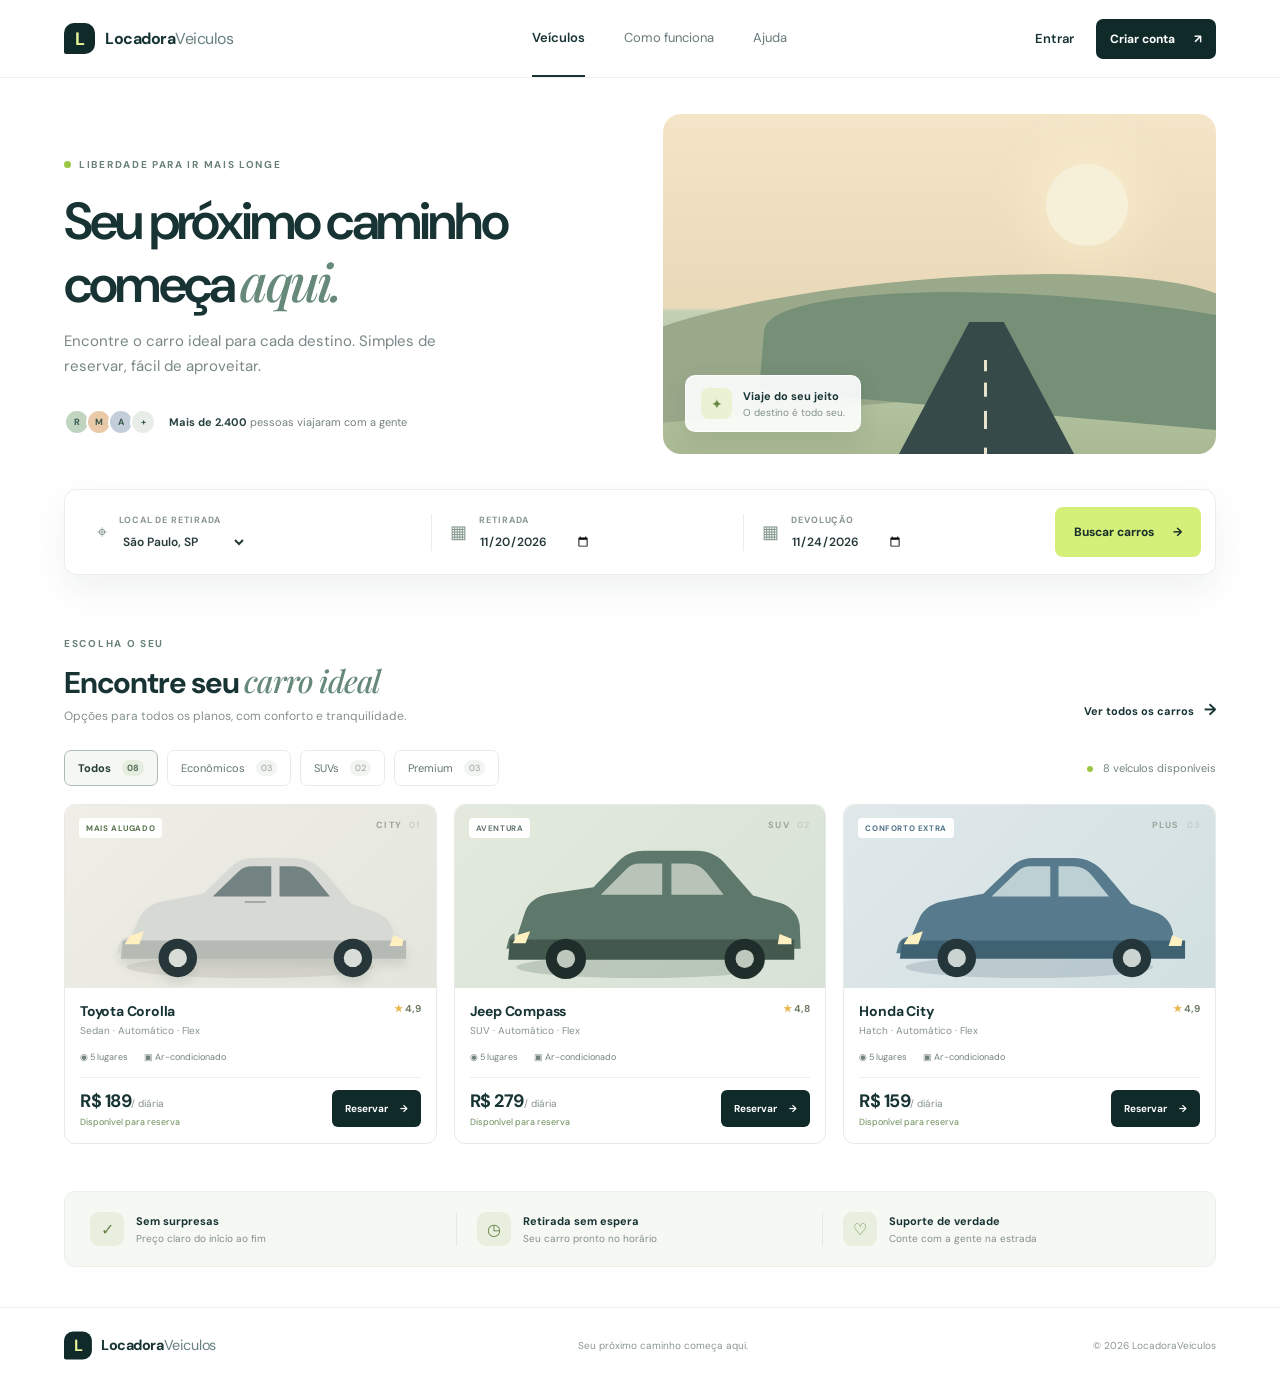
<file: index.html>
<!doctype html>
<html lang="pt-BR" class="ph-loading">
<head>
  <meta charset="utf-8">
  <meta name="viewport" content="width=device-width, initial-scale=1">
  <meta name="theme-color" content="#102a2a">
  <title>LocadoraVeiculos — encontre seu próximo caminho!</title>
  
  <!-- Anti-flicker Style (Oculta suavemente seções do teste até a Feature Flag resolver) -->
  <style id="ph-anti-flicker">
    .ph-loading .hero-art,
    .ph-loading .hero-offer-card,
    .ph-loading .car-grid {
      opacity: 0 !important;
      transition: opacity 0.18s ease-in-out;
    }
  </style>

  <!-- PostHog JavaScript SDK Snippet -->
  <script>
    !function(t,e){var o,n,p,r;e.__SV||(window.posthog=e,e._i=[],e.init=function(i,s,a){function g(t,e){var o=e.split(".");2==o.length&&(t=t[o[0]],e=o[1]),t[e]=function(){t.push([e].concat(Array.prototype.slice.call(arguments,0)))}}(p=t.createElement("script")).type="text/javascript",p.crossOrigin="anonymous",p.async=!0,p.src=s.api_host.replace(".i.posthog.com","-assets.i.posthog.com")+"/static/array.js",(r=t.getElementsByTagName("script")[0]).parentNode.insertBefore(p,r);var u=e;for(void 0!==a?u=e[a]=[]:a="posthog",u.people=u.people||[],u.toString=function(t){var e="posthog";return"posthog"!==a&&(e+="."+a),t||(e+=" (stub)"),e},u.people.toString=function(){return u.toString(1)+".people (stub)"},o="init capture register register_once register_for_session unregister unregister_for_session getFeatureFlag getFeatureFlagPayload isFeatureEnabled reloadFeatureFlags updateEarlyAccessFeatureEnrollment getEarlyAccessFeatures onFeatureFlags onSessionId getSurveys getActiveMatchingSurveys renderSurvey canRenderSurvey getNextSurveyStep identify setPersonProperties group resetGroups setPersonPropertiesForFlags resetPersonPropertiesForFlags setGroupPropertiesForFlags resetGroupPropertiesForFlags reset get_distinct_id getGroups get_session_id get_session_replay_url alias set_config startSessionRecording stopSessionRecording sessionRecordingStarted captureException loadToolbar get_property getSessionProperty createPersonProfile optInCapturing optOutCapturing hasOptedInCapturing hasOptedOutCapturing clearOptInOptOutCapturing debug".split(" "),n=0;n<o.length;n++)g(u,o[n]);e._i.push([i,s,a])},e.__SV=1)}(document,window.posthog||[]);

    // Inicialização do PostHog (substitua com sua API Key e Host do PostHog)
    posthog.init('phc_xxom6ijVBPrPuVhrGjQCu9TdzwvXJ2KBMQUUKv4Rk8qe', {
      api_host: 'https://us.i.posthog.com', // Altere para https://eu.i.posthog.com se seu projeto estiver na UE
      person_profiles: 'identified_only'
    });
  </script>

  <!-- Microsoft Clarity (mapa de calor / gravações) -->
  <script type="text/javascript">
    (function(c,l,a,r,i,t,y){
      c[a]=c[a]||function(){(c[a].q=c[a].q||[]).push(arguments)};
      t=l.createElement(r);t.async=1;t.src="https://www.clarity.ms/tag/"+i;
      y=l.getElementsByTagName(r)[0];y.parentNode.insertBefore(t,y);
    })(window, document, "clarity", "script", "zf6dlxsehb");
  </script>

  <link rel="stylesheet" href="styles.css">
</head>
<body>
  <header class="site-header">
    <a class="brand" href="index.html" aria-label="LocadoraVeiculos, página inicial"><span class="brand-mark">L</span><span>Locadora<span class="brand-light">Veiculos</span></span></a>
    <nav class="main-nav" aria-label="Navegação principal"><a class="active" href="index.html">Veículos</a><a href="#como-funciona">Como funciona</a><a href="#ajuda">Ajuda</a></nav>
    <div class="header-actions"><a class="login-link" href="cadastro.html">Entrar</a><a class="button button-dark button-small" href="cadastro.html">Criar conta <span aria-hidden="true">↗</span></a></div>
  </header>

  <main>
    <section class="hero">
      <div class="hero-copy">
        <div class="eyebrow"><span class="eyebrow-dot"></span> LIBERDADE PARA IR MAIS LONGE</div>
        <h1>Seu próximo caminho<br>começa <em>aqui.</em></h1>
        <p>Encontre o carro ideal para cada destino. Simples de reservar, fácil de aproveitar.</p>
        <div class="trust-row"><div class="avatar-stack"><span>R</span><span>M</span><span>A</span><span>+</span></div><span><strong>Mais de 2.400</strong> pessoas viajaram com a gente</span></div>
      </div>

      <!-- Hero Art: Variante A - Controle (Original com estrada decorativa) -->
      <div class="hero-art" id="hero-art-control" aria-label="Ilustração de uma estrada ao pôr do sol">
        <div class="sun"></div><div class="hill hill-back"></div><div class="hill hill-front"></div><div class="road"><span class="road-line"></span></div>
        <div class="hero-note"><span class="note-icon">✦</span><div><strong>Viaje do seu jeito</strong><small>O destino é todo seu.</small></div></div>
      </div>

      <!-- Hero Banner: Variante B - Otimizada CRO (Destaque Alta Margem: SUVs e Premium) -->
      <div class="hero-offer-card" id="hero-offer-test" aria-label="Destaque de veículos SUV e Premium" style="display: none;">
        <div class="offer-top-badge">
          <span class="badge-pill"><span class="badge-spark">✦</span> DESTAQUE PREMIUM</span>
          <span class="offer-subtitle">Categoria Especial</span>
        </div>
        <div class="offer-body">
          <h2 class="offer-heading">Conforto máximo para <em>sua viagem.</em></h2>
          <p class="offer-copy">Eleve sua experiência na estrada com espaço extra, potência e comodidade de primeira classe.</p>
          <ul class="offer-perks">
            <li><span class="perk-icon">✓</span> <span>KM Livre</span></li>
            <li><span class="perk-icon">✓</span> <span>Proteção Essencial Inclusa</span></li>
            <li><span class="perk-icon">✓</span> <span>Cancelamento Grátis</span></li>
          </ul>
        </div>
        <div class="offer-footer">
          <a class="button button-accent hero-offer-cta" id="hero-cta-ab" href="#veiculos">Explorar SUVs e Premium <span aria-hidden="true">→</span></a>
        </div>
      </div>

      <form class="search-panel" action="#veiculos">
        <label class="search-field"><span class="field-icon">⌖</span><span><small>LOCAL DE RETIRADA</small><select aria-label="Local de retirada"><option>São Paulo, SP</option><option>Rio de Janeiro, RJ</option><option>Belo Horizonte, MG</option></select></span></label>
        <label class="search-field"><span class="field-icon">▦</span><span><small>RETIRADA</small><input aria-label="Data de retirada" type="date" value="2026-11-20"></span></label>
        <label class="search-field"><span class="field-icon">▦</span><span><small>DEVOLUÇÃO</small><input aria-label="Data de devolução" type="date" value="2026-11-24"></span></label>
        <a class="button button-accent search-button" href="#veiculos">Buscar carros <span aria-hidden="true">→</span></a>
      </form>
    </section>

    <section class="fleet-section" id="veiculos">
      <div class="section-heading"><div><div class="eyebrow">ESCOLHA O SEU</div><h2>Encontre seu <em>carro ideal</em></h2><p>Opções para todos os planos, com conforto e tranquilidade.</p></div><a href="#veiculos" class="text-link">Ver todos os carros <span>→</span></a></div>
      <div class="filter-row"><button class="filter active">Todos <span>08</span></button><button class="filter">Econômicos <span>03</span></button><button class="filter">SUVs <span>02</span></button><button class="filter">Premium <span>03</span></button><span class="availability"><span class="status-dot"></span> 8 veículos disponíveis</span></div>
      
      <div class="car-grid">
        <!-- Card 1: Toyota Corolla (Econômico / Sedan) -->
        <article class="car-card" data-category="Economico" data-model="Toyota Corolla">
          <div class="car-visual visual-sand">
            <span class="car-tag tag-control">MAIS ALUGADO</span>
            <span class="visual-label">CITY <b>01</b></span>
            <svg class="car-art car-silver" viewBox="0 0 380 150" role="img" aria-label="Ilustração de um sedan compacto prata"><ellipse cx="190" cy="128" rx="135" ry="12" fill="#9a988e" opacity=".22"/><path d="M57 103l12-28c5-11 15-17 28-19l42-8 30-29c7-7 15-10 25-10h43c15 0 26 6 36 18l27 32 26 9c12 4 19 13 20 25l2 20H45l2-8c1-5 5-9 10-10z" fill="#d6d9d4"/><path d="M149 51l28-27c4-4 9-6 15-6h21v33zm73 0V18h15c10 0 17 4 23 12l17 21z" fill="#738382"/><path d="M51 99h309v20H49z" fill="#b5bab5"/><circle cx="111" cy="118" r="21" fill="#273638"/><circle cx="111" cy="118" r="10" fill="#d9ddd7"/><circle cx="302" cy="118" r="21" fill="#273638"/><circle cx="302" cy="118" r="10" fill="#d9ddd7"/><path d="M59 94l15-5-5 14H53zm287-1 11 5-1 7h-14z" fill="#fff0c2"/><path d="M184 57h23" stroke="#a0a6a1" stroke-width="2"/></svg>
          </div>
          <div class="car-info">
            <div class="car-title"><div><h3>Toyota Corolla</h3><p>Sedan · Automático · Flex</p></div><span class="rating">★ 4,9</span></div>
            <div class="car-meta"><span>◉ 5 lugares</span><span>▣ Ar-condicionado</span></div>
            <div class="car-footer"><div><strong>R$ 189</strong><small>/ diária</small><div class="availability-text">Disponível para reserva</div></div><a class="button button-dark reserve-button" href="checkout.html">Reservar <span>→</span></a></div>
          </div>
        </article>

        <!-- Card 2: Jeep Compass (SUV - Alta Margem) -->
        <article class="car-card" data-category="SUV" data-model="Jeep Compass">
          <div class="car-visual visual-green">
            <span class="car-tag tag-control tag-muted">AVENTURA</span>
            <span class="car-tag tag-test tag-recommend" style="display: none;">MAIS RECOMENDADO</span>
            <span class="visual-label">SUV <b>02</b></span>
            <svg class="car-art" viewBox="0 0 380 150" role="img" aria-label="Ilustração de um SUV verde"><ellipse cx="190" cy="128" rx="135" ry="12" fill="#536d60" opacity=".25"/><path d="M53 103l11-34c4-12 14-19 27-21l48-7 29-30c7-7 16-10 27-10h56c15 0 26 6 35 18l27 31 30 8c12 4 20 13 21 25l1 25H44l2-8c1-5 3-8 7-9z" fill="#5e796b"/><path d="M147 49l28-28c4-4 9-6 15-6h24v34zm77 0V15h17c10 0 17 4 23 12l17 22z" fill="#b8c4b8"/><path d="M48 98h310v22H46z" fill="#43594e"/><circle cx="109" cy="119" r="22" fill="#202e2b"/><circle cx="109" cy="119" r="10" fill="#bfc8bc"/><circle cx="304" cy="119" r="22" fill="#202e2b"/><circle cx="304" cy="119" r="10" fill="#bfc8bc"/><path d="M56 93l14-4-5 13H51zm286-1 13 5v6h-15z" fill="#fff0c2"/></svg>
          </div>
          <div class="car-info">
            <div class="car-title"><div><h3>Jeep Compass</h3><p>SUV · Automático · Flex</p></div><span class="rating">★ 4,8</span></div>
            <div class="car-meta"><span>◉ 5 lugares</span><span>▣ Ar-condicionado</span></div>
            <div class="car-perk-line" style="display: none;"><span class="perk-check">✓</span> Seguro básico + KM livre inclusos</div>
            <div class="car-footer"><div><strong>R$ 279</strong><small>/ diária</small><div class="availability-text">Disponível para reserva</div></div><a class="button button-dark reserve-button" href="checkout.html">Reservar <span>→</span></a></div>
          </div>
        </article>

        <!-- Card 3: Honda City (Premium / Plus 03 - Alta Margem) -->
        <article class="car-card" data-category="Premium" data-model="Honda City">
          <div class="car-visual visual-blue">
            <span class="car-tag tag-control tag-premium">CONFORTO EXTRA</span>
            <span class="car-tag tag-test tag-rating" style="display: none;">MELHOR AVALIADO (4.9★)</span>
            <span class="visual-label">PLUS <b>03</b></span>
            <svg class="car-art" viewBox="0 0 380 150" role="img" aria-label="Ilustração de um hatch azul"><ellipse cx="190" cy="128" rx="135" ry="12" fill="#456779" opacity=".2"/><path d="M58 103l12-28c5-11 15-17 28-19l42-8 30-29c7-7 15-10 25-10h43c15 0 26 6 36 18l27 32 26 9c12 4 19 13 20 25l2 20H45l2-8c1-5 5-9 11-10z" fill="#577b8c"/><path d="M149 51l28-27c4-4 9-6 15-6h21v33zm73 0V18h15c10 0 17 4 23 12l17 21z" fill="#bdd0d4"/><path d="M51 99h309v20H49z" fill="#3f6273"/><circle cx="111" cy="118" r="21" fill="#25363b"/><circle cx="111" cy="118" r="10" fill="#cbd4d1"/><circle cx="302" cy="118" r="21" fill="#25363b"/><circle cx="302" cy="118" r="10" fill="#cbd4d1"/><path d="M59 94l15-5-5 14H53zm287-1 11 5-1 7h-14z" fill="#fff0c2"/></svg>
          </div>
          <div class="car-info">
            <div class="car-title"><div><h3>Honda City</h3><p>Hatch · Automático · Flex</p></div><span class="rating">★ 4,9</span></div>
            <div class="car-meta"><span>◉ 5 lugares</span><span>▣ Ar-condicionado</span></div>
            <div class="car-perk-line" style="display: none;"><span class="perk-check">✓</span> Seguro básico + KM livre inclusos</div>
            <div class="car-footer"><div><strong>R$ 159</strong><small>/ diária</small><div class="availability-text">Disponível para reserva</div></div><a class="button button-dark reserve-button" href="checkout.html">Reservar <span>→</span></a></div>
          </div>
        </article>
      </div>
    </section>

    <section class="benefit-strip" id="como-funciona"><div><span class="benefit-icon">✓</span><div><strong>Sem surpresas</strong><small>Preço claro do início ao fim</small></div></div><div><span class="benefit-icon">◷</span><div><strong>Retirada sem espera</strong><small>Seu carro pronto no horário</small></div></div><div><span class="benefit-icon">♡</span><div><strong>Suporte de verdade</strong><small>Conte com a gente na estrada</small></div></div></section>
  </main>
  
  <footer id="ajuda"><a class="brand footer-brand" href="index.html"><span class="brand-mark">L</span><span>Locadora<span class="brand-light">Veiculos</span></span></a><span>Seu próximo caminho começa aqui.</span><span>© 2026 LocadoraVeiculos</span></footer>

  <!-- Script de Experimentação A/B e Tracking -->
  <script src="script.js"></script>
</body>
</html>
</file>
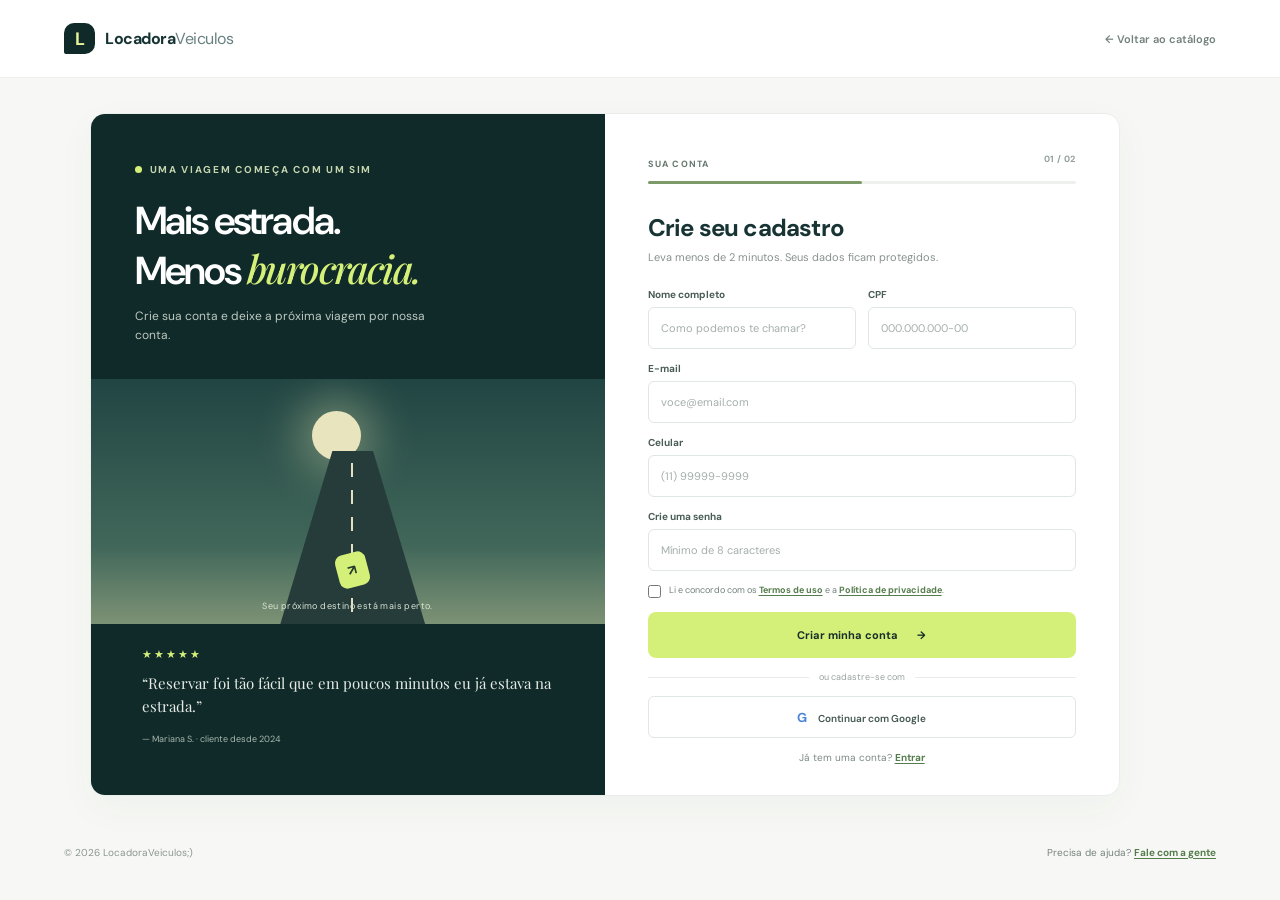
<file: cadastro.html>
<!doctype html>
<html lang="pt-BR">
<head>
  <meta charset="utf-8"><meta name="viewport" content="width=device-width, initial-scale=1"><meta name="theme-color" content="#102a2a">
  <title>Criar conta — LocadoraVeiculos</title><link rel="stylesheet" href="styles.css">
</head>
<body class="auth-page">
  <header class="site-header auth-header"><a class="brand" href="index.html"><span class="brand-mark">L</span><span>Locadora<span class="brand-light">Veiculos</span></span></a><a class="back-link" href="index.html">← Voltar ao catálogo</a></header>
  <main class="auth-layout">
    <section class="auth-aside"><div class="eyebrow"><span class="eyebrow-dot"></span> UMA VIAGEM COMEÇA COM UM SIM</div><h1>Mais estrada.<br>Menos <em>burocracia.</em></h1><p>Crie sua conta e deixe a próxima viagem por nossa conta.</p><div class="aside-route"><div class="route-sun"></div><div class="route-road"></div><div class="route-car">↗</div><div class="route-caption">Seu próximo destino está mais perto.</div></div><div class="aside-quote"><span>★★★★★</span><p>“Reservar foi tão fácil que em poucos minutos eu já estava na estrada.”</p><small>— Mariana S. · cliente desde 2024</small></div></section>
    <section class="form-panel"><div class="form-top"><span class="step-label">SUA CONTA <span>01 / 02</span></span><div class="step-track"><span></span></div></div><h2>Crie seu cadastro</h2><p class="form-subtitle">Leva menos de 2 minutos. Seus dados ficam protegidos.</p>
      <form class="account-form" action="checkout.html"><div class="input-row"><label>Nome completo<input type="text" placeholder="Como podemos te chamar?" required></label><label>CPF<input type="text" placeholder="000.000.000-00" required></label></div><label>E-mail<input type="email" placeholder="voce@email.com" required></label><label>Celular<input type="tel" placeholder="(11) 99999-9999" required></label><label>Crie uma senha<input type="password" placeholder="Mínimo de 8 caracteres" minlength="8" required></label><label class="check-line"><input type="checkbox" required><span>Li e concordo com os <a href="#termos">Termos de uso</a> e a <a href="#privacidade">Política de privacidade</a>.</span></label><button class="button button-accent form-submit" type="submit">Criar minha conta <span>→</span></button><div class="or-divider"><span></span>ou cadastre-se com<span></span></div><button class="social-button" type="button"><b>G</b> Continuar com Google</button><p class="signin-prompt">Já tem uma conta? <a href="#entrar">Entrar</a></p></form>
    </section>
  </main>
  <footer class="auth-footer"><span>© 2026 LocadoraVeiculos;)</span><span>Precisa de ajuda? <a href="index.html#ajuda">Fale com a gente</a></span></footer>
</body>
</html>
</file>
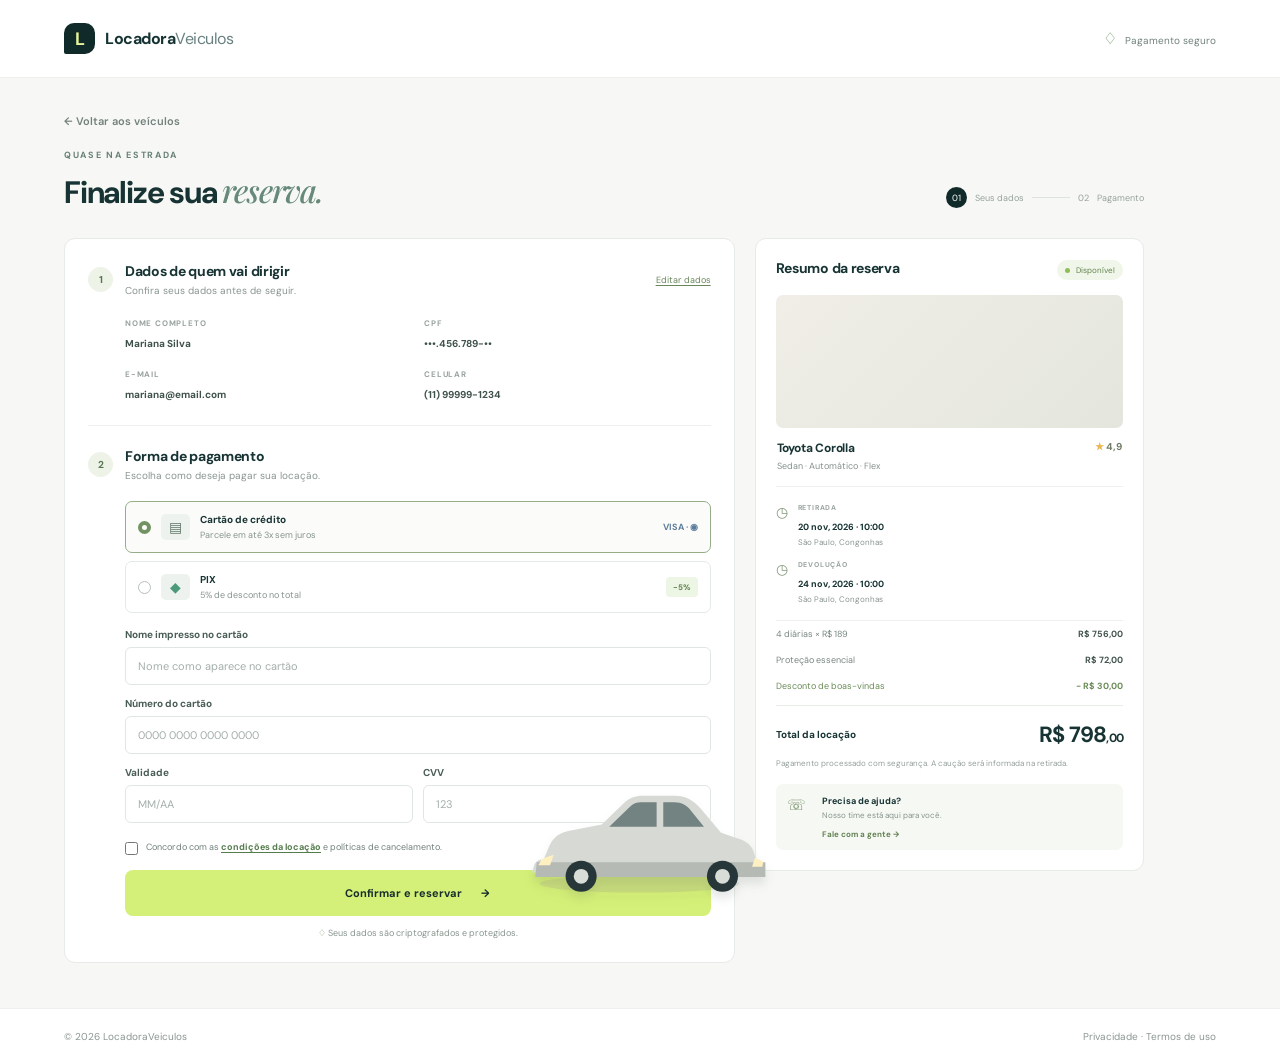
<file: checkout.html>
<!doctype html>
<html lang="pt-BR">
<head>
  <meta charset="utf-8"><meta name="viewport" content="width=device-width, initial-scale=1"><meta name="theme-color" content="#102a2a">
  <title>Checkout da locação — LocadoraVeiculos</title><link rel="stylesheet" href="styles.css">
</head>
<body class="checkout-page">
  <header class="site-header checkout-header"><a class="brand" href="index.html"><span class="brand-mark">L</span><span>Locadora<span class="brand-light">Veiculos</span></span></a><div class="secure-label"><span>♢</span> Pagamento seguro</div></header>
  <main class="checkout-wrap"><a class="back-link" href="index.html">← Voltar aos veículos</a><div class="checkout-title"><div><div class="eyebrow">QUASE NA ESTRADA</div><h1>Finalize sua <em>reserva.</em></h1></div><div class="progress-label"><span class="progress-current">01</span> Seus dados <i></i><span>02</span> Pagamento</div></div>
    <div class="checkout-grid"><section class="checkout-form-card"><div class="checkout-section-head"><span class="number-badge">1</span><div><h2>Dados de quem vai dirigir</h2><p>Confira seus dados antes de seguir.</p></div><a href="cadastro.html">Editar dados</a></div><div class="driver-data"><div><small>NOME COMPLETO</small><strong>Mariana Silva</strong></div><div><small>CPF</small><strong>•••.456.789-••</strong></div><div><small>E-MAIL</small><strong>mariana@email.com</strong></div><div><small>CELULAR</small><strong>(11) 99999-1234</strong></div></div><div class="checkout-divider"></div><div class="checkout-section-head"><span class="number-badge">2</span><div><h2>Forma de pagamento</h2><p>Escolha como deseja pagar sua locação.</p></div></div><div class="payment-options"><label class="payment-option selected"><input type="radio" name="pagamento" checked><span class="payment-radio"></span><span class="payment-icon">▤</span><span class="payment-copy"><strong>Cartão de crédito</strong><small>Parcele em até 3x sem juros</small></span><span class="card-brands">VISA · ◉</span></label><label class="payment-option"><input type="radio" name="pagamento"><span class="payment-radio"></span><span class="payment-icon pix-icon">◆</span><span class="payment-copy"><strong>PIX</strong><small>5% de desconto no total</small></span><span class="pix-badge">−5%</span></label></div><div class="card-fields"><label>Nome impresso no cartão<input type="text" placeholder="Nome como aparece no cartão"></label><label>Número do cartão<input type="text" placeholder="0000 0000 0000 0000"></label><div class="input-row"><label>Validade<input type="text" placeholder="MM/AA"></label><label>CVV<input type="text" placeholder="123"></label></div></div><label class="check-line terms-check"><input type="checkbox" required><span>Concordo com as <a href="#condicoes">condições da locação</a> e políticas de cancelamento.</span></label><button class="button button-accent form-submit" type="button">Confirmar e reservar <span>→</span></button><div class="secure-note"><span>♢</span> Seus dados são criptografados e protegidos.</div></section>
      <aside class="summary-card"><div class="summary-head"><h2>Resumo da reserva</h2><span class="status-pill"><span></span> Disponível</span></div><div class="summary-car visual-sand"><span class="visual-label">CITY <b>01</b></span><svg class="car-art car-silver" viewBox="0 0 380 150" role="img" aria-label="Ilustração de um sedan compacto prata"><ellipse cx="190" cy="128" rx="135" ry="12" fill="#9a988e" opacity=".22"/><path d="M57 103l12-28c5-11 15-17 28-19l42-8 30-29c7-7 15-10 25-10h43c15 0 26 6 36 18l27 32 26 9c12 4 19 13 20 25l2 20H45l2-8c1-5 5-9 10-10z" fill="#d6d9d4"/><path d="M149 51l28-27c4-4 9-6 15-6h21v33zm73 0V18h15c10 0 17 4 23 12l17 21z" fill="#738382"/><path d="M51 99h309v20H49z" fill="#b5bab5"/><circle cx="111" cy="118" r="21" fill="#273638"/><circle cx="111" cy="118" r="10" fill="#d9ddd7"/><circle cx="302" cy="118" r="21" fill="#273638"/><circle cx="302" cy="118" r="10" fill="#d9ddd7"/><path d="M59 94l15-5-5 14H53zm287-1 11 5-1 7h-14z" fill="#fff0c2"/></svg></div><div class="summary-car-name"><div><h3>Toyota Corolla</h3><p>Sedan · Automático · Flex</p></div><span class="rating">★ 4,9</span></div><div class="summary-details"><div><span>◷</span><div><small>RETIRADA</small><strong>20 nov, 2026 · 10:00</strong><p>São Paulo, Congonhas</p></div></div><div><span>◷</span><div><small>DEVOLUÇÃO</small><strong>24 nov, 2026 · 10:00</strong><p>São Paulo, Congonhas</p></div></div></div><div class="summary-line"><span>4 diárias × R$ 189</span><strong>R$ 756,00</strong></div><div class="summary-line"><span>Proteção essencial</span><strong>R$ 72,00</strong></div><div class="summary-line discount-line"><span>Desconto de boas-vindas</span><strong>− R$ 30,00</strong></div><div class="summary-total"><span>Total da locação</span><strong>R$ 798<small>,00</small></strong></div><p class="summary-footnote">Pagamento processado com segurança. A caução será informada na retirada.</p><div class="help-box"><span>☏</span><div><strong>Precisa de ajuda?</strong><small>Nosso time está aqui para você.</small></div><a href="index.html#ajuda">Fale com a gente →</a></div></aside></div>
  </main><footer class="checkout-footer"><span>© 2026 LocadoraVeiculos</span><span>Privacidade · Termos de uso</span></footer>
</body>
</html>
</file>
<file: styles.css>
@import url('https://fonts.googleapis.com/css2?family=DM+Sans:wght@400;500;600;700&family=Playfair+Display:ital,wght@1,500;1,600&display=swap');
:root{--ink:#173333;--deep:#102a2a;--muted:#788686;--line:#e4eae7;--paper:#fff;--wash:#f6f8f5;--accent:#d5f078;--accent-dark:#263b2e;--serif:'Playfair Display',Georgia,serif;--sans:'DM Sans',Arial,sans-serif}*{box-sizing:border-box}html{scroll-behavior:smooth}body{margin:0;color:var(--ink);font-family:var(--sans);background:#fff;font-size:14px}a{color:inherit;text-decoration:none}button,input,select{font:inherit}.site-header{height:78px;padding:0 max(calc((100vw - 1200px)/2),6.1vw);display:flex;align-items:center;justify-content:space-between;border-bottom:1px solid #edf0ed;background:#fff;position:relative;z-index:2}.brand{display:flex;align-items:center;gap:10px;font-size:16px;font-weight:700;letter-spacing:-.5px;color:#153333}.brand-mark{display:grid;place-items:center;width:31px;height:31px;border-radius:10px 10px 10px 2px;color:#e7f399;background:var(--deep);font-weight:700;font-size:18px}.brand-light{font-weight:400;color:#688080}.main-nav{display:flex;gap:39px;margin-left:50px;color:#687979;font-size:13px}.main-nav a{padding:29px 0}.main-nav a.active{color:var(--ink);font-weight:600;border-bottom:2px solid var(--ink)}.header-actions{display:flex;gap:22px;align-items:center}.login-link{font-weight:600;font-size:13px}.button{border:0;display:inline-flex;align-items:center;justify-content:center;gap:19px;border-radius:8px;padding:0 19px;height:48px;font-weight:700;cursor:pointer;transition:transform .18s,background .18s}.button:hover{transform:translateY(-1px)}.button-dark{background:var(--deep);color:white}.button-dark:hover{background:#204343}.button-accent{background:var(--accent);color:#172e2c}.button-accent:hover{background:#c8e45d}.button-small{height:40px;font-size:12px;border-radius:7px;padding:0 14px}.hero{max-width:1200px;margin:auto;padding:52px 0 70px;position:relative;min-height:492px}.hero-copy{position:relative;z-index:1;width:54%;padding-top:28px}.eyebrow{font-size:10px;letter-spacing:1.7px;font-weight:700;color:#688078;display:flex;align-items:center;gap:8px}.eyebrow-dot,.status-dot{width:7px;height:7px;border-radius:50%;background:#9ac745;display:inline-block}.hero h1,.auth-aside h1{font-size:52px;line-height:1.14;letter-spacing:-2.8px;margin:21px 0 14px;font-weight:600;color:#173333}.hero h1 em,.section-heading h2 em,.auth-aside h1 em,.checkout-title h1 em{font-family:var(--serif);font-weight:500;color:#668979}.hero-copy>p{font-size:15px;color:#788786;max-width:425px;line-height:1.7;margin:0}.trust-row{display:flex;align-items:center;gap:13px;margin-top:29px;color:#75817f;font-size:11px}.trust-row strong{color:#294241}.avatar-stack{display:flex;padding-left:4px}.avatar-stack span{display:grid;place-items:center;width:26px;height:26px;border-radius:50%;margin-left:-4px;border:2px solid white;background:#c0d4c0;color:#36554b;font-size:9px;font-weight:700}.avatar-stack span:nth-child(2){background:#eac9a9}.avatar-stack span:nth-child(3){background:#c4cedb}.avatar-stack span:nth-child(4){background:#e8eee7}.hero-art{position:absolute;right:0;top:36px;width:48%;height:340px;overflow:hidden;border-radius:18px;background:linear-gradient(180deg,#f4e5c8 0%,#e9d9b9 57%,#c2d0b4 58%,#a9b993 100%)}.sun{position:absolute;right:88px;top:50px;width:82px;height:82px;border-radius:50%;background:#f7f0d9;box-shadow:0 0 55px 16px rgba(255,245,208,.48)}.hill{position:absolute;bottom:54px;width:115%;height:120px;border-radius:50% 50% 0 0}.hill-back{left:-11%;background:#9aa98a;transform:rotate(-5deg)}.hill-front{left:18%;bottom:36px;background:#768f77;transform:rotate(5deg)}.road{position:absolute;width:39%;height:170px;left:39%;bottom:-38px;background:#364b49;clip-path:polygon(42% 0,58% 0,100% 100%,0 100%)}.road-line{position:absolute;left:49%;top:16px;height:100%;width:3px;background:repeating-linear-gradient(to bottom,#e8e3cc 0 19px,transparent 19px 36px);transform:perspective(55px) rotateX(12deg)}.hero-note{position:absolute;bottom:22px;left:22px;display:flex;align-items:center;gap:11px;padding:12px 15px;background:rgba(255,255,255,.9);border:1px solid rgba(255,255,255,.8);border-radius:10px;box-shadow:0 8px 25px #29413b1c}.note-icon{display:grid;place-items:center;width:31px;height:31px;background:#e9f3d4;color:#698844;border-radius:8px}.hero-note strong,.hero-note small{display:block}.hero-note strong{font-size:11px}.hero-note small{font-size:10px;color:#81908a;margin-top:3px}.search-panel{position:absolute;z-index:1;left:0;right:0;bottom:-5px;height:86px;background:white;border:1px solid #e9eeeb;border-radius:12px;box-shadow:0 15px 35px #25443b12;display:flex;align-items:center;padding:12px 14px}.search-field{display:flex;align-items:center;gap:12px;flex:1;padding:0 18px;border-right:1px solid #e9eeeb;min-width:0}.search-field:first-child{flex:1.15}.search-field:nth-child(3){border:0}.field-icon{font-size:18px;color:#819589}.search-field small{display:block;font-size:9px;letter-spacing:.9px;color:#899591;font-weight:700;margin-bottom:6px}.search-field select,.search-field input{border:0;background:transparent;color:#263b39;font-size:12px;font-weight:600;outline:none;width:100%;padding:0}.search-field input{font-family:var(--sans)}.search-button{height:50px;white-space:nowrap;font-size:12px}.fleet-section{max-width:1200px;margin:0 auto;padding:67px 0 47px}.section-heading{display:flex;justify-content:space-between;align-items:flex-end}.section-heading h2{font-size:30px;letter-spacing:-1.2px;margin:9px 0 6px}.section-heading h2 em{font-size:31px}.section-heading p{color:#84918e;margin:0;font-size:12px}.text-link{font-weight:700;font-size:11px;margin-bottom:4px}.text-link span{font-size:16px;margin-left:7px}.filter-row{display:flex;align-items:center;gap:9px;margin:26px 0 18px}.filter{display:flex;align-items:center;gap:11px;border:1px solid #e8ece9;border-radius:7px;background:white;padding:9px 13px;color:#647570;font-size:11px;cursor:pointer}.filter span{font-size:9px;color:#95a29e;background:#f1f4f1;border-radius:10px;padding:2px 5px}.filter.active{border-color:#aebeb3;background:#f4f7f2;color:#243f36;font-weight:700}.filter.active span{background:#e5eddf;color:#536d5e}.availability{margin-left:auto;color:#73827c;font-size:11px}.availability .status-dot{margin-right:7px;width:6px;height:6px}.car-grid{display:grid;grid-template-columns:repeat(3,1fr);gap:17px}.car-card{border:1px solid #e7ebe8;border-radius:11px;overflow:hidden;background:white;transition:box-shadow .18s,transform .18s}.car-card:hover{transform:translateY(-3px);box-shadow:0 14px 32px #233f3512}.car-visual{height:183px;position:relative;overflow:hidden}.visual-sand{background:linear-gradient(135deg,#f0eee6,#e4e6dd)}.visual-green{background:linear-gradient(135deg,#e3e9dd,#d8e2d6)}.visual-blue{background:linear-gradient(135deg,#e0e8ea,#d2e0e2)}.car-tag{position:absolute;z-index:1;top:13px;left:14px;background:#fff;color:#557149;border-radius:4px;padding:5px 7px;font-size:8px;font-weight:700;letter-spacing:.6px}.tag-muted{color:#65766c}.tag-premium{color:#517487}.visual-label{position:absolute;top:14px;right:15px;font-size:9px;letter-spacing:1.2px;color:#9aa49c;font-weight:700}.visual-label b{font-weight:500;margin-left:4px;color:#c1c9c2}.car-art{position:absolute;width:94%;height:139px;left:3%;bottom:0}.car-silver{filter:drop-shadow(0 7px 5px #36443c20)}.car-info{padding:14px 15px 15px}.car-title{display:flex;align-items:flex-start;justify-content:space-between}.car-title h3,.summary-car-name h3{font-size:14px;margin:0 0 4px;letter-spacing:-.2px}.car-title p,.summary-car-name p{font-size:10px;color:#85918e;margin:0}.rating{font-size:10px;font-weight:700;color:#6e7b65}.rating:first-letter{color:#e9b852}.car-meta{display:flex;gap:16px;color:#71817c;font-size:9px;padding:14px 0;border-bottom:1px solid #edf0ed}.car-footer{display:flex;align-items:center;justify-content:space-between;padding-top:11px}.car-footer strong{font-size:18px;letter-spacing:-.5px}.car-footer small{font-size:10px;color:#84918d}.availability-text{font-size:9px;color:#6a8b58;margin-top:3px}.reserve-button{height:37px;font-size:10px;border-radius:6px;padding:0 13px;gap:12px}.benefit-strip{max-width:1200px;margin:0 auto 40px;background:#f6f8f4;border:1px solid #ebefea;border-radius:11px;padding:20px 25px;display:grid;grid-template-columns:repeat(3,1fr)}.benefit-strip>div{display:flex;align-items:center;gap:12px;padding:0 20px;border-right:1px solid #e5eae3}.benefit-strip>div:first-child{padding-left:0}.benefit-strip>div:last-child{border:0}.benefit-icon{width:34px;height:34px;display:grid;place-items:center;border-radius:9px;background:#e8efdf;color:#698348;font-size:16px}.benefit-strip strong,.benefit-strip small{display:block}.benefit-strip strong{font-size:11px}.benefit-strip small{font-size:10px;color:#82908a;margin-top:4px}footer{min-height:75px;padding:0 max(calc((100vw - 1200px)/2),6.1vw);display:flex;align-items:center;justify-content:space-between;border-top:1px solid #edf0ed;color:#8b9692;font-size:10px}.footer-brand{transform:scale(.9);transform-origin:left center;color:var(--ink)}
/* Cadastro */
.auth-page{background:#f7f8f5;min-height:100vh}.auth-header{background:#fff}.back-link{font-size:11px;color:#73817c;font-weight:600}.auth-layout{max-width:1030px;margin:35px auto 34px;display:grid;grid-template-columns:1fr 1fr;background:white;border:1px solid #e9eeea;border-radius:15px;overflow:hidden;box-shadow:0 12px 38px #2441390a;min-height:650px}.auth-aside{background:var(--deep);color:white;padding:49px 44px 35px;position:relative;overflow:hidden}.auth-aside .eyebrow{color:#c5d5ae}.auth-aside .eyebrow-dot{background:#d5f078}.auth-aside h1{color:white;font-size:39px;line-height:1.2;letter-spacing:-1.8px;margin:22px 0 12px}.auth-aside h1 em{color:#d5f078}.auth-aside>p{font-size:12px;color:#bdc9c0;line-height:1.6;max-width:310px}.aside-route{margin:34px -44px 20px;height:245px;position:relative;overflow:hidden;background:linear-gradient(180deg,#214543,#41675a 68%,#7d9275)}.route-sun{position:absolute;top:32px;left:43%;width:49px;height:49px;background:#e8e4bd;border-radius:50%;box-shadow:0 0 45px 12px #d7dcaa70}.route-road{position:absolute;bottom:-67px;left:33%;width:36%;height:240px;background:#263c3a;clip-path:polygon(39% 0,61% 0,100% 100%,0 100%)}.route-road:after{content:"";position:absolute;left:49%;top:12px;height:100%;width:2px;background:repeating-linear-gradient(to bottom,#e2dfc4 0 14px,transparent 14px 27px)}.route-car{position:absolute;bottom:37px;left:48%;background:#d5f078;color:#263c2d;padding:8px 11px;border-radius:8px;transform:rotate(-15deg);font-weight:700}.route-caption{position:absolute;bottom:12px;left:0;right:0;text-align:center;color:#dbe4d5;font-size:9px;letter-spacing:.4px}.aside-quote{padding:0 7px}.aside-quote>span{color:#d5f078;font-size:11px;letter-spacing:2px}.aside-quote p{font-family:var(--serif);font-size:15px;line-height:1.55;color:#e5ebe4;margin:10px 0}.aside-quote small{font-size:9px;color:#a8b9ad}.form-panel{padding:39px 43px 31px}.form-top{margin-bottom:28px}.step-label{font-size:9px;letter-spacing:1.2px;font-weight:700;color:#65776e}.step-label span{float:right;color:#92a09a;letter-spacing:.4px}.step-track{margin-top:10px;height:3px;background:#edf0eb;border-radius:3px}.step-track span{display:block;width:50%;height:100%;background:#7d9b69;border-radius:3px}.form-panel h2{font-size:24px;letter-spacing:-.8px;margin:0 0 7px}.form-subtitle{margin:0;color:#87928d;font-size:11px}.account-form{display:grid;gap:13px;margin-top:24px}.account-form label,.card-fields label{display:block;color:#495d55;font-size:10px;font-weight:700}.account-form input:not([type=checkbox]),.card-fields input{height:42px;border:1px solid #e0e7e2;background:#fff;border-radius:6px;padding:0 12px;width:100%;display:block;margin-top:6px;outline:none;color:#243c35;font-size:11px;font-weight:400}.account-form input:focus,.card-fields input:focus{border-color:#94a886;box-shadow:0 0 0 3px #d8e5cc55}.account-form input::placeholder,.card-fields input::placeholder{color:#a4afaa}.input-row{display:grid;grid-template-columns:1fr 1fr;gap:12px}.check-line{display:flex!important;align-items:flex-start;gap:8px;color:#71807a!important;font-size:9px!important;line-height:1.55;font-weight:400!important}.check-line input{accent-color:#66875c;margin:1px 0 0}.check-line a,.signin-prompt a,.auth-footer a{color:#557c4c;font-weight:700;text-decoration:underline;text-underline-offset:2px}.form-submit{width:100%;height:46px;margin-top:1px;font-size:11px}.or-divider{display:flex;align-items:center;gap:10px;color:#98a39e;font-size:9px}.or-divider span{height:1px;background:#e8ede9;flex:1}.social-button{height:42px;background:white;border:1px solid #e1e7e2;border-radius:6px;font-weight:600;color:#425650;font-size:10px}.social-button b{margin-right:9px;font-size:13px;color:#4a84d6}.signin-prompt{text-align:center;font-size:10px;color:#7b8983;margin:0}.auth-footer{border-top:0;min-height:44px}.auth-footer span:last-child{color:#75827d}
/* Checkout */
.checkout-page{background:#f7f8f5;min-height:100vh}.checkout-header{padding-left:max(calc((100vw - 1080px)/2),6vw);padding-right:max(calc((100vw - 1080px)/2),6vw)}.secure-label{font-size:10px;color:#71827b}.secure-label span{color:#6f925c;font-size:16px;margin-right:5px}.checkout-wrap{max-width:1080px;margin:33px auto 45px}.checkout-wrap>.back-link{display:inline-block;margin-bottom:21px}.checkout-title{display:flex;align-items:flex-end;justify-content:space-between;margin-bottom:25px}.checkout-title .eyebrow{font-size:9px}.checkout-title h1{font-size:31px;letter-spacing:-1.2px;margin:7px 0 0}.checkout-title h1 em{font-size:32px}.progress-label{display:flex;align-items:center;gap:8px;font-size:9px;color:#97a29d;margin-bottom:5px}.progress-label i{width:38px;height:1px;background:#dce4dc}.progress-current{display:grid;place-items:center;width:21px;height:21px;border-radius:50%;background:var(--deep);color:white;font-style:normal;font-size:9px}.checkout-grid{display:grid;grid-template-columns:minmax(0,1.55fr) minmax(300px,.9fr);gap:20px;align-items:start}.checkout-form-card,.summary-card{background:white;border:1px solid #e6ebe7;border-radius:11px;padding:23px}.checkout-section-head{display:flex;align-items:center;gap:12px}.number-badge{width:25px;height:25px;border-radius:50%;display:grid;place-items:center;background:#edf3e7;color:#55764e;font-weight:700;font-size:10px;flex-shrink:0}.checkout-section-head h2,.summary-head h2{font-size:14px;margin:0 0 4px;letter-spacing:-.3px}.checkout-section-head p{font-size:10px;color:#8a9690;margin:0}.checkout-section-head>a{margin-left:auto;font-size:9px;color:#69875b;text-decoration:underline;text-underline-offset:2px}.driver-data{display:grid;grid-template-columns:1fr 1fr;gap:18px 20px;padding:21px 7px 2px 37px}.driver-data small,.summary-details small{display:block;color:#99a39e;font-size:8px;letter-spacing:.8px;font-weight:700;margin-bottom:5px}.driver-data strong{font-size:10px;color:#3f524a}.checkout-divider{height:1px;background:#edf0ed;margin:21px 0}.payment-options{display:grid;gap:8px;margin:19px 0 15px 37px}.payment-option{display:flex;align-items:center;gap:10px;position:relative;border:1px solid #e5eae6;border-radius:7px;padding:11px 12px;cursor:pointer}.payment-option.selected{border-color:#96ad8a;background:#fbfcf9}.payment-option input{position:absolute;opacity:0}.payment-radio{width:13px;height:13px;border:1px solid #b5c0ba;border-radius:50%;flex-shrink:0}.selected .payment-radio{border:4px solid #739262}.payment-icon{display:grid;place-items:center;width:29px;height:26px;border-radius:5px;background:#eef2ee;color:#61776a;font-size:14px}.pix-icon{color:#4a9a7b}.payment-copy{flex:1}.payment-copy strong,.payment-copy small{display:block}.payment-copy strong{font-size:10px}.payment-copy small{font-size:9px;color:#87938d;margin-top:3px}.card-brands{font-size:9px;color:#5b7d9b;font-weight:700}.pix-badge{background:#edf5e5;border-radius:4px;padding:5px 7px;font-size:8px;color:#61834f;font-weight:700}.card-fields{margin-left:37px;display:grid;gap:12px}.card-fields input{height:38px}.card-fields .input-row{gap:10px}.terms-check{margin:18px 0 14px 37px}.checkout-form-card>.form-submit{margin-left:37px;width:calc(100% - 37px)}.secure-note{text-align:center;margin:11px 0 0 37px;font-size:9px;color:#89968f}.secure-note span{color:#6b925a}.summary-card{padding:20px}.summary-head{display:flex;align-items:center;justify-content:space-between}.summary-head h2{font-size:14px}.status-pill{font-size:8px;color:#638551;background:#f0f6e9;padding:5px 8px;border-radius:20px}.status-pill span{display:inline-block;width:5px;height:5px;border-radius:50%;background:#90bd58;margin-right:4px}.summary-car{height:133px;border-radius:7px;margin-top:14px}.summary-car .car-art{height:111px}.summary-car-name{display:flex;justify-content:space-between;align-items:flex-start;padding:12px 1px 14px;border-bottom:1px solid #edf0ed}.summary-car-name h3{font-size:12px}.summary-car-name p{font-size:9px}.summary-details{display:grid;gap:13px;padding:16px 0;border-bottom:1px solid #edf0ed}.summary-details>div{display:flex;gap:10px}.summary-details>div>span{font-size:14px;color:#81977a}.summary-details small{font-size:7px;margin-bottom:4px}.summary-details strong{font-size:9px}.summary-details p{margin:3px 0 0;font-size:8px;color:#89958f}.summary-line{display:flex;justify-content:space-between;align-items:center;font-size:9px;color:#798780;padding:7px 0}.summary-line strong{font-size:9px;color:#43554d}.discount-line{color:#6b8c57}.discount-line strong{color:#6b8c57}.summary-total{display:flex;justify-content:space-between;align-items:center;border-top:1px solid #e8ede8;margin-top:6px;padding-top:14px}.summary-total>span{font-size:10px;font-weight:700}.summary-total>strong{font-size:22px;letter-spacing:-.8px}.summary-total small{font-size:12px}.summary-footnote{font-size:8px;line-height:1.5;color:#95a09a;margin:8px 0 15px}.help-box{display:grid;grid-template-columns:27px 1fr;gap:2px 8px;border-radius:7px;padding:11px;background:#f6f8f4}.help-box>span{grid-row:span 2;color:#728d62;font-size:15px}.help-box strong,.help-box small{display:block}.help-box strong{font-size:9px}.help-box small{font-size:8px;color:#87948d;margin-top:3px}.help-box a{grid-column:2;color:#648353;font-weight:700;font-size:8px;margin-top:7px}.checkout-footer{min-height:55px;background:white}
@media(max-width:1280px){.hero,.fleet-section,.benefit-strip{margin-left:5vw;margin-right:5vw}.site-header,footer{padding-left:5vw;padding-right:5vw}.checkout-wrap{margin-left:5vw;margin-right:5vw}.auth-layout{margin-left:7vw;margin-right:7vw}}
@media(max-width:900px){.hero{padding-top:32px;min-height:555px}.hero-copy{width:55%;padding-top:10px}.hero h1{font-size:42px}.hero-art{width:44%;height:300px;top:28px}.search-panel{bottom:4px;flex-wrap:wrap;height:auto;gap:7px;padding:12px}.search-field{padding:0 10px}.search-field:first-child{flex:1.2}.search-button{height:42px}.car-grid{grid-template-columns:repeat(2,1fr)}.car-card:last-child{display:none}.checkout-wrap{margin-left:4vw;margin-right:4vw}.checkout-grid{grid-template-columns:minmax(0,1.3fr) minmax(280px,.9fr);gap:12px}.checkout-form-card,.summary-card{padding:18px}.auth-layout{margin-left:4vw;margin-right:4vw}.auth-aside{padding-left:32px;padding-right:32px}.aside-route{margin-left:-32px;margin-right:-32px}.form-panel{padding:33px 30px}}
@media(max-width:650px){.site-header{height:64px;padding:0 20px}.main-nav,.header-actions .login-link{display:none}.header-actions{margin-left:auto}.hero{margin:0;padding:37px 20px 0;min-height:690px}.hero-copy{width:100%;padding-top:0}.hero h1{font-size:40px;margin-top:16px}.hero-copy>p{font-size:13px;max-width:330px}.trust-row{margin-top:17px}.hero-art{top:275px;left:20px;right:20px;width:auto;height:245px}.sun{right:65px;top:30px;width:68px;height:68px}.road{height:130px}.search-panel{left:20px;right:20px;bottom:18px;display:grid;grid-template-columns:1fr 1fr;gap:0;padding:8px}.search-field{padding:10px 7px;border-right:0;min-height:55px}.search-field:first-child{grid-column:span 2;border-bottom:1px solid #edf0ed}.search-field:nth-child(2){border-right:1px solid #edf0ed}.search-field small{font-size:8px}.search-field select,.search-field input{font-size:10px}.field-icon{font-size:15px}.search-button{grid-column:span 2;width:100%;height:41px;margin-top:4px}.fleet-section{margin:0;padding:37px 20px 31px}.section-heading{align-items:flex-start}.section-heading h2{font-size:25px}.section-heading h2 em{font-size:25px}.section-heading p{font-size:10px;max-width:260px;line-height:1.5}.text-link{font-size:0;white-space:nowrap}.text-link span{font-size:18px}.filter-row{overflow:auto;margin:19px 0 14px;padding-bottom:4px}.filter{flex-shrink:0;padding:8px 10px}.availability{display:none}.car-grid{grid-template-columns:1fr}.car-card:last-child{display:block}.car-visual{height:190px}.car-art{height:145px}.benefit-strip{margin:0 20px 30px;grid-template-columns:1fr;padding:10px 15px}.benefit-strip>div,.benefit-strip>div:first-child{padding:11px 2px;border-right:0;border-bottom:1px solid #e5eae3}.benefit-strip>div:last-child{border:0}.benefit-icon{width:30px;height:30px}.benefit-strip small{font-size:9px}footer{padding:15px 20px;gap:8px;flex-wrap:wrap;min-height:65px}footer>span:nth-child(2){display:none}.auth-header{padding:0 19px}.auth-layout{display:flex;flex-direction:column;margin:17px 13px 24px;min-height:0}.auth-aside{padding:29px 25px 20px}.auth-aside h1{font-size:31px;margin:14px 0 8px}.auth-aside>p{margin:0;font-size:10px}.aside-route{height:112px;margin:18px -25px 13px}.route-sun{top:14px;width:36px;height:36px}.route-road{height:130px;bottom:-48px}.route-car{bottom:15px}.route-caption{font-size:8px}.aside-quote{padding:0}.aside-quote p{font-size:12px;margin:4px 0}.aside-quote small{font-size:8px}.form-panel{padding:25px 22px 23px}.form-top{margin-bottom:20px}.form-panel h2{font-size:21px}.account-form{margin-top:19px;gap:11px}.input-row{gap:8px}.account-form input:not([type=checkbox]){height:40px;padding:0 9px;font-size:10px}.auth-footer{padding:0 20px;font-size:9px}.auth-footer span:last-child{display:none}.checkout-header{padding:0 18px}.checkout-wrap{margin:21px 14px 27px}.checkout-wrap>.back-link{margin-bottom:16px}.checkout-title{display:block;margin-bottom:17px}.checkout-title h1{font-size:27px}.progress-label{margin-top:15px}.checkout-grid{grid-template-columns:1fr}.checkout-form-card{padding:18px 14px}.summary-card{grid-row:1;padding:16px}.checkout-section-head{gap:9px}.checkout-section-head h2{font-size:12px}.checkout-section-head p{font-size:9px}.driver-data{padding:17px 0 0 32px;gap:14px 8px}.driver-data strong{font-size:9px}.payment-options,.card-fields{margin-left:32px}.terms-check{margin-left:32px}.checkout-form-card>.form-submit{margin-left:32px;width:calc(100% - 32px)}.secure-note{margin-left:32px;font-size:8px}.payment-option{padding:9px 8px;gap:7px}.payment-copy small{font-size:8px}.card-brands{font-size:8px}.checkout-footer{padding:12px 20px}.checkout-footer span:last-child{display:block}}
@media(max-width:360px){.hero h1{font-size:35px}.section-heading h2,.section-heading h2 em{font-size:22px}.input-row{grid-template-columns:1fr}.auth-aside h1{font-size:28px}.summary-total>strong{font-size:19px}}


/* ==========================================================================
   EXPERIMENTO A/B — CRO POSTHOG (Alta Margem: SUV e Premium)
   ========================================================================== */

/* Anti-flicker: esconde suavemente as seções que mutam até a flag resolver ou dar timeout */
.ph-loading .hero-art,
.ph-loading .hero-offer-card,
.ph-loading .car-grid {
  opacity: 0 !important;
  transition: opacity 0.18s ease-in-out;
}

/* Hero Variant B (Banner de Oferta Destaque) */
.hero-offer-card {
  position: absolute;
  right: 0;
  top: 36px;
  width: 48%;
  height: 340px;
  border-radius: 18px;
  background: linear-gradient(145deg, #102a2a 0%, #163a36 55%, #1f4f46 100%);
  color: #fff;
  padding: 30px 32px;
  display: none; /* Control por padrão */
  flex-direction: column;
  justify-content: space-between;
  box-shadow: 0 18px 45px rgba(16, 42, 42, 0.22);
  border: 1px solid rgba(213, 240, 120, 0.2);
  box-sizing: border-box;
  overflow: hidden;
  z-index: 1;
}

.hero-offer-card::before {
  content: "";
  position: absolute;
  top: -40px;
  right: -40px;
  width: 140px;
  height: 140px;
  border-radius: 50%;
  background: radial-gradient(circle, rgba(213, 240, 120, 0.18) 0%, transparent 70%);
  pointer-events: none;
}

.offer-top-badge {
  display: flex;
  align-items: center;
  justify-content: space-between;
}

.badge-pill {
  display: inline-flex;
  align-items: center;
  gap: 6px;
  background: var(--accent);
  color: #153333;
  font-size: 9px;
  font-weight: 700;
  letter-spacing: 0.8px;
  padding: 5px 10px;
  border-radius: 20px;
}

.badge-spark {
  color: #173333;
  font-size: 10px;
}

.offer-subtitle {
  font-size: 10px;
  color: #b7cbbf;
  letter-spacing: 0.5px;
  font-weight: 500;
}

.offer-heading {
  font-size: 26px;
  line-height: 1.22;
  letter-spacing: -0.8px;
  margin: 12px 0 8px;
  font-weight: 600;
  color: #ffffff;
}

.offer-heading em {
  font-family: var(--serif);
  font-weight: 500;
  color: var(--accent);
}

.offer-copy {
  font-size: 12px;
  line-height: 1.55;
  color: #c4d4cc;
  margin: 0 0 14px;
  max-width: 380px;
}

.offer-perks {
  list-style: none;
  padding: 0;
  margin: 0 0 16px;
  display: flex;
  flex-wrap: wrap;
  gap: 8px 14px;
}

.offer-perks li {
  display: flex;
  align-items: center;
  gap: 6px;
  font-size: 10px;
  font-weight: 600;
  color: #e5ece7;
}

.perk-icon {
  display: grid;
  place-items: center;
  width: 16px;
  height: 16px;
  border-radius: 50%;
  background: rgba(213, 240, 120, 0.2);
  color: var(--accent);
  font-size: 9px;
  font-weight: 700;
}

.offer-footer {
  display: flex;
  align-items: center;
  justify-content: space-between;
}

.hero-offer-cta {
  height: 44px;
  font-size: 11px;
  font-weight: 700;
  padding: 0 18px;
  box-shadow: 0 6px 18px rgba(213, 240, 120, 0.25);
}

/* Selos e Linha de Benefícios nos Cards de Veículos */
.tag-recommend {
  background: #102a2a !important;
  color: var(--accent) !important;
  border: 1px solid rgba(213, 240, 120, 0.4);
}

.tag-rating {
  background: #102a2a !important;
  color: #f7d568 !important;
  border: 1px solid rgba(247, 213, 104, 0.4);
}

.car-perk-line {
  display: none;
  align-items: center;
  gap: 6px;
  font-size: 9px;
  font-weight: 600;
  color: #3b5f45;
  background: #eef6ec;
  border-radius: 5px;
  padding: 5px 8px;
  margin: 10px 0 2px;
}

.perk-check {
  color: #557d4a;
  font-weight: 700;
}

/* REGRAS ATIVAS QUANDO A VARIANTE 'test' ESTÁ EM EXECUÇÃO */
body.variant-test #hero-art-control {
  display: none !important;
}

body.variant-test #hero-offer-test {
  display: flex !important;
}

body.variant-test .car-card[data-category="SUV"] .tag-control,
body.variant-test .car-card[data-category="Premium"] .tag-control {
  display: none !important;
}

body.variant-test .car-card[data-category="SUV"] .tag-test,
body.variant-test .car-card[data-category="Premium"] .tag-test {
  display: inline-flex !important;
}

body.variant-test .car-card[data-category="SUV"] .car-perk-line,
body.variant-test .car-card[data-category="Premium"] .car-perk-line {
  display: flex !important;
}

body.variant-test .car-card[data-category="SUV"] .reserve-button,
body.variant-test .car-card[data-category="Premium"] .reserve-button {
  background: var(--accent) !important;
  color: #172e2c !important;
}

body.variant-test .car-card[data-category="SUV"] .reserve-button:hover,
body.variant-test .car-card[data-category="Premium"] .reserve-button:hover {
  background: #c8e45d !important;
}

/* Responsividade do Banner da Variante B */
@media(max-width:900px){
  .hero-offer-card {
    width: 44%;
    height: 300px;
    top: 28px;
    padding: 22px 24px;
  }
  .offer-heading {
    font-size: 22px;
  }
  .offer-copy {
    font-size: 11px;
    margin-bottom: 10px;
  }
  .offer-perks {
    margin-bottom: 12px;
    gap: 6px 10px;
  }
}

@media(max-width:650px){
  .hero-offer-card {
    top: 275px;
    left: 20px;
    right: 20px;
    width: auto;
    height: auto;
    min-height: 245px;
    padding: 20px;
  }
  .offer-heading {
    font-size: 20px;
  }
  .offer-copy {
    font-size: 10px;
  }
  .hero-offer-cta {
    width: 100%;
  }
}
</file>
